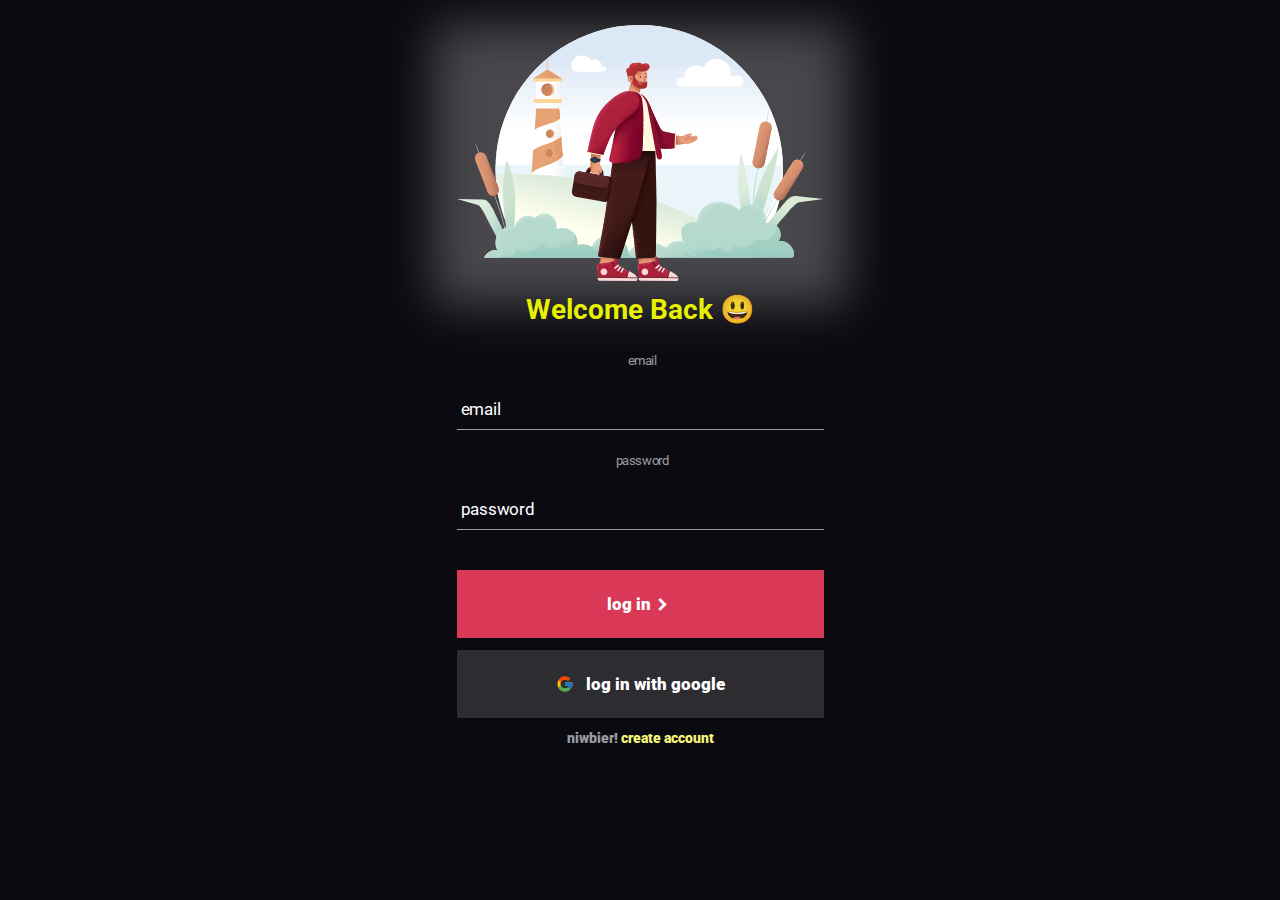
<file: index.html>
<!DOCTYPE html>
<html lang="pt-br">
  <head>
    
      <meta charset="UTF-8">
    <meta name="viewport" content="width=device-width, initial-scale=1.0">
    <link rel="preconnect" href="https://fonts.googleapis.com" />
    <link rel="preconnect" href="https://fonts.gstatic.com" crossorigin />
    <link href="https://fonts.googleapis.com/css2?family=Roboto:wght@400;700;900&display=swap" rel="stylesheet" />
    <link href="https://unpkg.com/boxicons@2.1.2/css/boxicons.min.css" rel="stylesheet" />
    <link rel="stylesheet" href="style.css">

    <title>tela de login</title>
  </head>

  <body>
    <main>
      <div class="blur" ></div>
      <img src="login.img.svg " alt="homem com uma mala">
      <h1>Welcome Back 😃</h1>

      <div>
      </div class="container-inputs">
        <label>email</label>
        <input placeholder="email" type="email">

        <label>password</label>
        <input placeholder="password" type="password">
      </div>

      <button class="btn-login">
        log in
        <i class='bx bxs-chevron-right'></i>
        
      </button>
      
      <button class="btn-google">
        <img src="icon.google.svg" alt="icon.google.svg" />
        log in with google
      </button>

    </div class="container-link">

      
        <a href="index.html">niwbier!
          
          <span> create account </span>
        </a>
      </div>
    </main>
  </body>
</html>
</file>
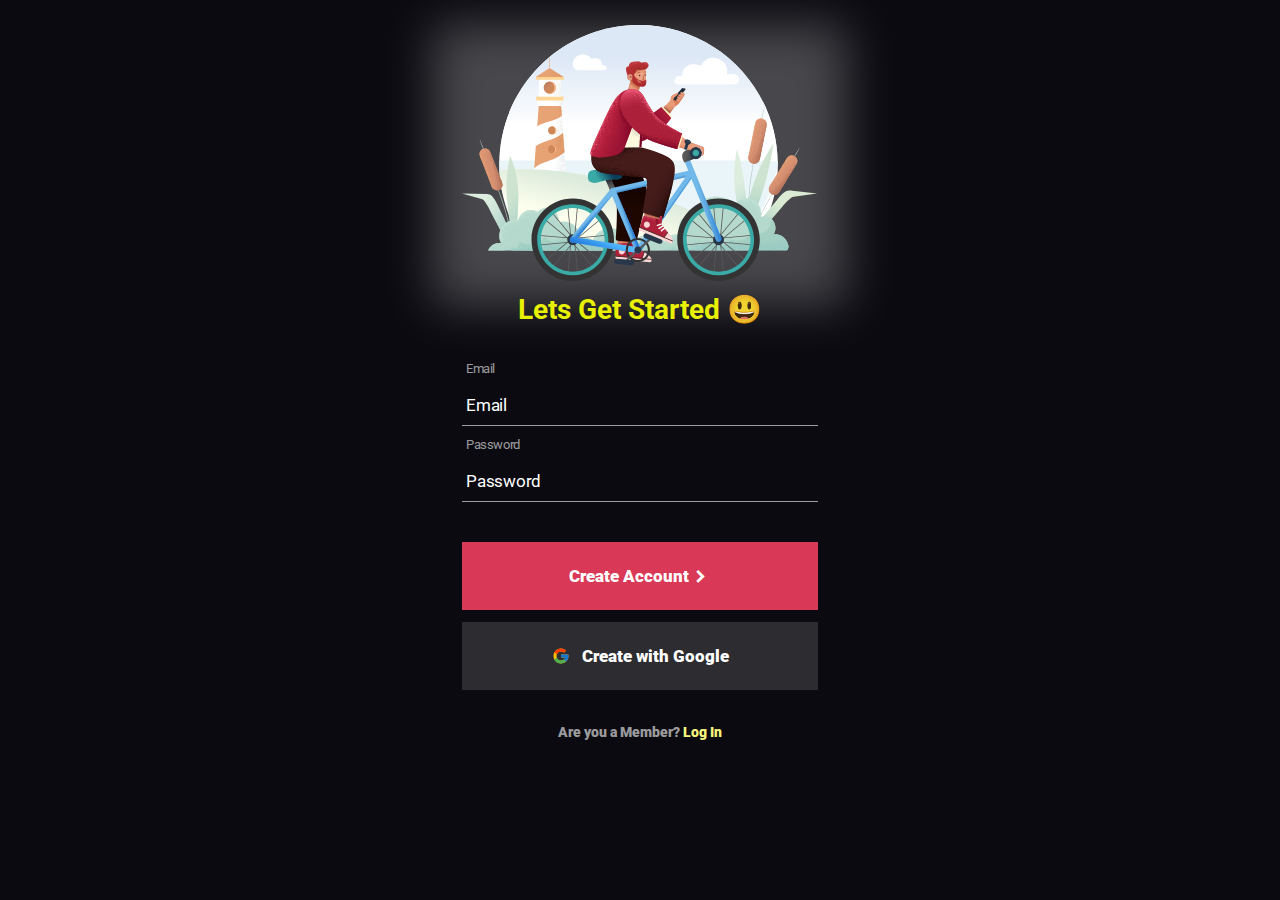
<file: cadastro.html>
<!DOCTYPE html>
<html lang="pt-br">

<head>

  <head>
    <meta charset="UTF-8">
    <meta name="viewport" content="width=device-width, initial-scale=1.0">
    <link rel="preconnect" href="https://fonts.googleapis.com" />
    <link rel="preconnect" href="https://fonts.gstatic.com" crossorigin />
    <link href="https://fonts.googleapis.com/css2?family=Roboto:wght@400;700;900&display=swap" rel="stylesheet" />
    <link href="https://unpkg.com/boxicons@2.1.2/css/boxicons.min.css" rel="stylesheet" />
    <link rel="stylesheet" href="style.css">
    <title>cadastro</title>
  </head>

<body>
  <main>
    <div class="blur"></div>
    <img src="./singup.img.svg" alt="homen na bicicleta">
    <h1>Lets Get Started 😃</h1>

    <div class="container-inputs">
      <label>Email</label>
      <input placeholder="Email" type="email" >

      <label>Password</label>
      <input placeholder="Password" type="password" >
    </div>

    <button class="btn-login">
      Create Account
      <i class="bx bxs-chevron-right"></i>
    </button>
    <button class="btn-google">
      <img src="./icon.google.svg" alt="Logo do google" >
      Create with Google
    </button>
    <div class="container-link">
      <a href="./cadastro.html">
        Are you a Member?
        <span>Log In</span>
      </a>
    </div>
  </main>
</body>

</html>
</file>
<file: style.css>
* {
padding: 0;
margin: 0;
padding: 0;
box-sizing: border-box;
font-family: "Roboto", sans-serif;
}

body {
display: flex;
justify-content: center;
background-color: #0a0a10;
}

main {
display: flex;
flex-direction: column;
align-items: center;
padding: 25px 0px;
max-width: 414px;
min-height: 100vh;
gap: 12px;
position: relative;
}

.blur {
width: 414px;
height: 280px;
position: absolute;
z-index: -1;
background: #ffffff;
opacity: 0.25;
filter: blur(24px);
}

h1 {
font-weight: 700;
font-size: 28px;
line-height: 33px;
text-align: center;
color: #f6ff00ef;
}

.container-inputs {
margin-top: 20px;
display: flex;
flex-direction: column;
width: 100%;
}

label {
font-weight: 400;
font-size: 13px;
line-height: 22px;
letter-spacing: -0.408px;
color: rgba(255, 255, 255, 0.6);
margin-bottom: 4px;
margin-left: 4px;
}

input {
width: 100%;
height: 42px;
margin-bottom: 8px;
background: transparent;
outline: none;
border: none;
border-bottom: 1px solid rgba(255, 255, 255, 0.6);

font-weight: 400;
font-size: 17px;
line-height: 20px;
letter-spacing: -0.24px;
color: #ffffff;
padding-left: 4px;
}

input::placeholder {
font-weight: 400;
font-size: 17px;
line-height: 20px;
letter-spacing: -0.24px;
color: #ffffff;
}

.btn-login {
margin-top: 20px;
width: 100%;
height: 68px;
background: #d93856;
font-weight: 900;
font-size: 17px;
line-height: 2px;
color: #ffffff;
border: none;

display: flex;
align-items: center;
justify-content: center;
transition: 0.3s ease;
}

.btn-login:hover {
cursor: pointer;
background-color: green;
color: rgb(0, 0, 0);
opacity: 0.8;
}

.btn-login:active {
background: greenyellow;
color: black;
opacity: 0.6;
}

i {
font-weight: 900;
font-size: 22px;
line-height: 2px;
}

.btn-google {
width: 100%;
height: 68px;
border: none;
display: flex;
align-items: center;
justify-content: center;
transition: 0.3s ease;

background: rgba(255, 255, 255, 0.14);
font-weight: 900;
font-size: 17px;
line-height: 2px;
color: #ffffff;
gap: 12px;
}

.btn-google:hover {
background: rgba(34, 25, 165, 0.14);
cursor: pointer;
opacity: 0.8;
}

.btn-google:active {
opacity: 0.6;
}

.container-link {
margin-top: 20px;
position: relative;
}

a {
font-weight: 900;
font-size: 14px;
line-height: 16px;
color: rgba(255, 255, 255, 0.6);
text-decoration: none;
}

a::after {
content: "";
width: 0;
height: 2px;
position: absolute;
background: #50a541;
bottom: -3px;
left: 0;
transition: 0.3s ease;
}

a:hover::after {
content: "";
width: 100%;
height: 2px;
position: absolute;
background:  #50a541;
bottom: -3px;
left: 0;
cursor: pointer;
}

span {
color: #f7f57c;
}
</file>
